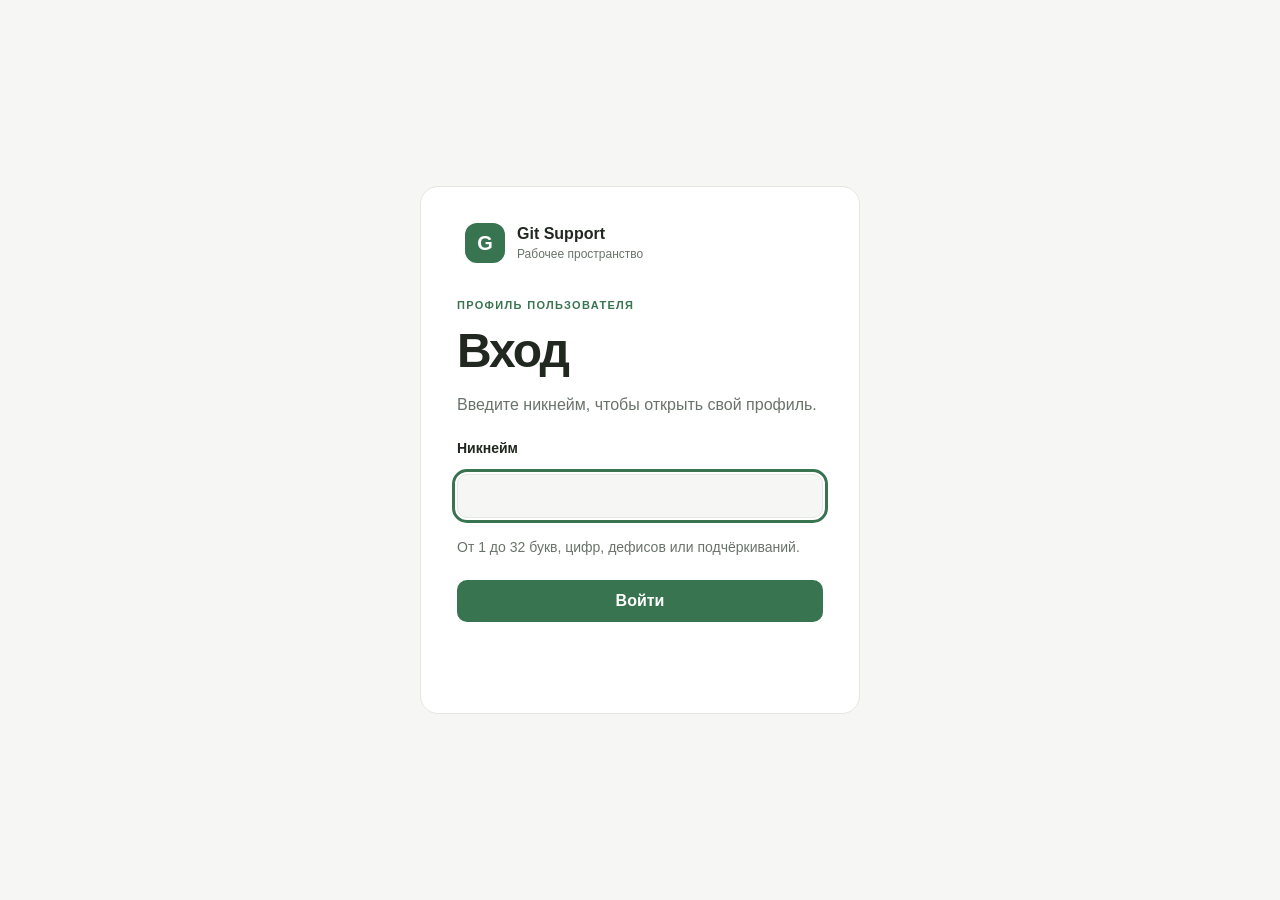
<file: static/login.html>
﻿<!doctype html>
<html lang="ru">
<head><meta charset="utf-8"><meta name="viewport" content="width=device-width, initial-scale=1"><title>Вход — Git Support</title><link rel="stylesheet" href="/static/style.css?v=6"></head>
<body class="login-page">
<main class="login-card" aria-labelledby="login-title">
  <a class="brand login-brand" href="/"><span class="brand-mark">G</span><span>Git Support<small>Рабочее пространство</small></span></a>
  <div class="eyebrow">ПРОФИЛЬ ПОЛЬЗОВАТЕЛЯ</div>
  <h1 id="login-title">Вход</h1>
  <p class="lead">Введите никнейм, чтобы открыть свой профиль.</p>
  <form id="login-form">
    <label for="nickname">Никнейм</label>
    <input id="nickname" name="nickname" autocomplete="username" maxlength="32" required autofocus>
    <p class="hint">От 1 до 32 букв, цифр, дефисов или подчёркиваний.</p>
    <button type="submit">Войти</button>
    <p id="login-status" role="status" aria-live="polite"></p>
  </form>
</main>
<script src="/static/login.js?v=1" defer></script>
</body>
</html>
</file>
<file: static/style.css>
﻿:root{color-scheme:light dark;--bg:#f6f7f5;--surface:#fff;--text:#202820;--muted:#68746a;--line:#e3e8e2;--accent:#397451;--soft:#eaf4eb;--radius:18px;font-family:Inter,"Segoe UI",sans-serif}*{box-sizing:border-box}body{margin:0;background:var(--bg);color:var(--text)}.layout{min-height:100vh;display:grid;grid-template-columns:250px 1fr}.sidebar{background:var(--surface);border-right:1px solid var(--line);padding:32px 20px;display:flex;flex-direction:column}.brand{display:flex;gap:12px;align-items:center;text-decoration:none;color:var(--text);font-weight:700;padding:0 8px}.brand small{display:block;color:var(--muted);font-size:12px;font-weight:400;margin-top:4px}.brand-mark{display:grid;place-items:center;width:40px;height:40px;background:var(--accent);color:#fff;border-radius:12px;font-size:20px}nav{display:grid;gap:6px;margin-top:55px}nav a{color:var(--muted);text-decoration:none;padding:13px 15px;border-radius:10px;font-weight:600}nav a:hover,nav a:focus-visible{background:var(--soft);color:var(--accent)}.sidebar-note{margin-top:auto;padding:18px 8px;color:var(--muted);font-size:12px}.status-dot{display:inline-block;width:8px;height:8px;border-radius:50%;background:#6cb57b;margin-right:7px}.topbar{height:80px;border-bottom:1px solid var(--line);display:flex;align-items:center;justify-content:space-between;padding:0 6%;font-size:13px;color:var(--muted)}.slash{margin:0 9px;color:var(--line)}.top-label,.eyebrow{font-size:11px;letter-spacing:.12em;font-weight:700}.content{max-width:1000px;margin:auto;padding:85px 6%}.eyebrow{color:var(--accent);margin-bottom:17px}h1{font-size:clamp(32px,4vw,48px);letter-spacing:-.04em;margin:0}h2{font-size:20px;margin:18px 0 8px}.lead{color:var(--muted);line-height:1.6;margin:14px 0 36px}.panel{background:var(--surface);border:1px solid var(--line);border-radius:var(--radius);padding:36px;min-height:240px}.panel p,.hint{color:var(--muted);line-height:1.6;font-size:14px}.panel-icon{width:44px;height:44px;display:grid;place-items:center;background:var(--soft);color:var(--accent);border-radius:13px;font-size:22px}.input-placeholder{margin-top:50px;border:1px solid var(--line);border-radius:12px;padding:17px;color:var(--muted);display:flex;justify-content:space-between;font-size:14px}.input-placeholder span{color:var(--accent);font-size:20px}.hint{margin-top:18px}.page{display:none;scroll-margin-top:100vh}.page:target{display:block}body:not(:has(.page:target)) #chat{display:block}@media(max-width:700px){.layout{display:block}.sidebar{padding:18px;border-right:0;border-bottom:1px solid var(--line)}nav{display:flex;margin-top:22px;overflow:auto}nav a{white-space:nowrap}.sidebar-note,.top-label{display:none}.topbar{height:56px}.content{padding-top:48px}.panel{padding:24px}}@media(prefers-color-scheme:dark){:root{--bg:#151b17;--surface:#202922;--text:#ecf2eb;--muted:#a9b7aa;--line:#364339;--accent:#92d2a3;--soft:#304638}.brand-mark{color:#102116}}
.form-grid{display:grid;grid-template-columns:repeat(auto-fit,minmax(220px,1fr));gap:18px}form label{display:block;font-weight:600;font-size:14px;margin:18px 0}input:not([type=checkbox]),textarea{display:block;width:100%;margin-top:8px;padding:12px;border:1px solid var(--line);border-radius:10px;background:var(--bg);color:var(--text);font:inherit}textarea{resize:vertical;line-height:1.5}small{display:block;color:var(--muted);margin-top:7px;font-weight:400}button{border:0;border-radius:10px;padding:12px 16px;background:var(--accent);color:var(--surface);font:inherit;font-weight:600;cursor:pointer}button:disabled{opacity:.6;cursor:wait}button:focus-visible,input:focus-visible,textarea:focus-visible{outline:3px solid var(--accent);outline-offset:2px}.section-panel{margin-top:20px}.actions{display:flex;gap:10px;flex-wrap:wrap}details{border-top:1px solid var(--line);padding:12px 0}summary{cursor:pointer;overflow-wrap:anywhere}pre{white-space:pre-wrap;overflow-wrap:anywhere;font-size:12px;color:var(--muted)}
nav a[aria-current='page']{background:var(--soft);color:var(--accent)}.costs-panel{min-height:0;margin-bottom:20px}.costs-panel h2{margin-top:0}.costs-panel #costs{color:var(--text);font-size:16px;font-weight:600}
nav .nav-button{appearance:none;border:0;background:transparent;color:var(--muted);padding:13px 15px;border-radius:10px;font:inherit;font-weight:600;text-align:left;cursor:pointer}nav .nav-button:hover,nav .nav-button:focus-visible{background:var(--soft);color:var(--accent)}@media(max-width:700px){nav .nav-button{white-space:nowrap}}

select{display:block;width:100%;margin-top:8px;padding:12px;border:1px solid var(--line);border-radius:10px;background:var(--bg);color:var(--text);font:inherit}select:focus-visible{outline:3px solid var(--accent);outline-offset:2px}[hidden]{display:none!important}.document-row{border-top:1px solid var(--line);padding:18px 0}.document-row h3{margin:0 0 8px;overflow-wrap:anywhere}.document-row p{margin:4px 0 12px}.document-row .actions button{font-size:13px}.document-text{white-space:pre-wrap;overflow-wrap:anywhere;max-height:500px;overflow:auto;color:var(--text);padding:16px;background:var(--bg);border-radius:10px}#detail-meta{line-height:1.8;overflow-wrap:anywhere}
#document-form [aria-invalid='true']{border-color:#bd3b3b;outline:2px solid #bd3b3b;outline-offset:1px}#document-form label:has([aria-invalid='true']){color:#bd3b3b}@media(prefers-color-scheme:dark){#document-form [aria-invalid='true']{border-color:#ff9b94;outline-color:#ff9b94}#document-form label:has([aria-invalid='true']){color:#ff9b94}}


.evaluation-group { min-height: 0; }
.evaluation-group h2 { margin-top: 0; }
.evaluation-case { overflow-wrap: anywhere; }
.evaluation-case .actions { align-items: center; margin-bottom: 12px; }
.evaluation-case summary { font-weight: 600; }
.evaluation-case ul { padding-inline-start: 20px; line-height: 1.55; }
.evaluation-case a { color: var(--accent); }
.evaluation-case a:focus-visible,
.evaluation-case summary:focus-visible { outline: 2px solid var(--accent); outline-offset: 3px; }

.content:has(> #chat:target),
body:not(:has(.page:target)) .content:has(> #chat) {
  max-width: none;
  margin: 0;
  padding: 12px clamp(12px, 1.5vw, 24px);
}
.chat-workspace {
  display: grid;
  grid-template-columns: clamp(11rem, 16vw, 14rem) minmax(0, 1fr);
  align-items: start;
  gap: 12px;
}
.conversation-sidebar, .chat-panel, .chat-references { min-width: 0; min-height: 0; padding: 16px; }
.conversation-sidebar { display: grid; gap: 8px; }
#chat-conversations { display: grid; gap: 4px; max-height: 48vh; overflow: auto; }
.conversation-option {
  background: transparent;
  color: var(--text);
  text-align: start;
  font-size: 14px;
  overflow-wrap: anywhere;
}
.conversation-option:hover, .conversation-option[aria-current="true"] { background: var(--soft); }
.conversation-name {
  display: -webkit-box;
  -webkit-box-orient: vertical;
  -webkit-line-clamp: 2;
  overflow: hidden;
}
.chat-panel {
  display: flex;
  flex-direction: column;
  max-height: max(22rem, calc(100dvh - 104px));
}
.chat-panel > :not(#chat-messages) { flex-shrink: 0; }
.chat-panel h2 {
  margin: 0 0 8px;
  font-size: 16px;
  overflow: hidden;
  text-overflow: ellipsis;
  white-space: nowrap;
}
#chat-messages { min-height: 0; overflow: auto; padding: 4px; }
#chat-messages:focus-visible { outline: 2px solid var(--accent); }
.chat-message { display: flex; flex-direction: column; gap: 10px; margin: 0 0 18px; }
.chat-bubble {
  width: fit-content;
  max-width: min(90%, 82ch);
  margin: 0;
  padding: 10px 14px;
  border: 1px solid var(--line);
  border-radius: var(--radius);
  overflow-wrap: anywhere;
}
.chat-panel .chat-bubble-user {
  align-self: flex-end;
  color: var(--text);
  background: var(--soft);
  border-end-end-radius: 4px;
  white-space: pre-wrap;
}
.chat-bubble-assistant {
  align-self: flex-start;
  background: var(--bg);
  border-end-start-radius: 4px;
}
.chat-panel .chat-answer { margin: 0; white-space: pre-wrap; color: var(--text); }
.chat-panel .chat-answer-status { margin: 8px 0 0; font-size: 12px; }
.chat-panel form label { margin: 12px 0 4px; }
.chat-panel textarea { margin: 0 0 8px; }
#chat-status { margin: 8px 0 0; }
#chat-status:empty { display: none; }
.chat-references { grid-column: 2; padding-block: 12px; overflow-wrap: anywhere; }
.chat-references > summary { font-weight: 600; }
.chat-reference-turn { margin-top: 14px; padding-top: 8px; border-top: 1px solid var(--line); }
.chat-reference-turn h3 { font-size: 14px; }
.chat-reference-turn ul, .chat-reference-turn ol { padding-inline-start: 24px; }
@media (max-width: 840px) {
  .chat-workspace { grid-template-columns: minmax(0, 1fr); }
  .chat-references { grid-column: 1; }
  #chat-conversations { max-height: 9rem; }
  .chat-panel { max-height: none; }
  #chat-messages { max-height: 52vh; }
  .chat-bubble { max-width: min(96%, 82ch); }
}

.source-link { display:inline; padding:0 2px; background:none; color:var(--accent); text-decoration:underline; border-radius:2px; }
.source-dialog { width:min(720px, 90vw); max-height:85vh; border:1px solid var(--line); border-radius:var(--radius); background:var(--surface); color:var(--text); padding:24px; }
.source-dialog::backdrop { background:rgba(0,0,0,.5); }

.topbar-user { display:flex; align-items:center; gap:12px; color:var(--text); font-weight:600; }
.topbar-user button { padding:8px 12px; font-size:13px; }
.login-page { min-height:100vh; display:grid; place-items:center; padding:24px; }
.login-card { width:min(100%, 440px); padding:36px; background:var(--surface); border:1px solid var(--line); border-radius:var(--radius); }
.login-brand { margin-bottom:36px; }
.login-card .eyebrow { margin-bottom:12px; }
.login-card .lead { margin-bottom:22px; }
.login-card label { display:block; font-weight:600; }
.login-card button { width:100%; margin-top:8px; }
#login-status { min-height:1.4em; color:var(--muted); }
@media(max-width:500px) { .login-card { padding:24px; } .topbar-user { gap:6px; } .topbar-user button { padding:7px 9px; } }
</file>
